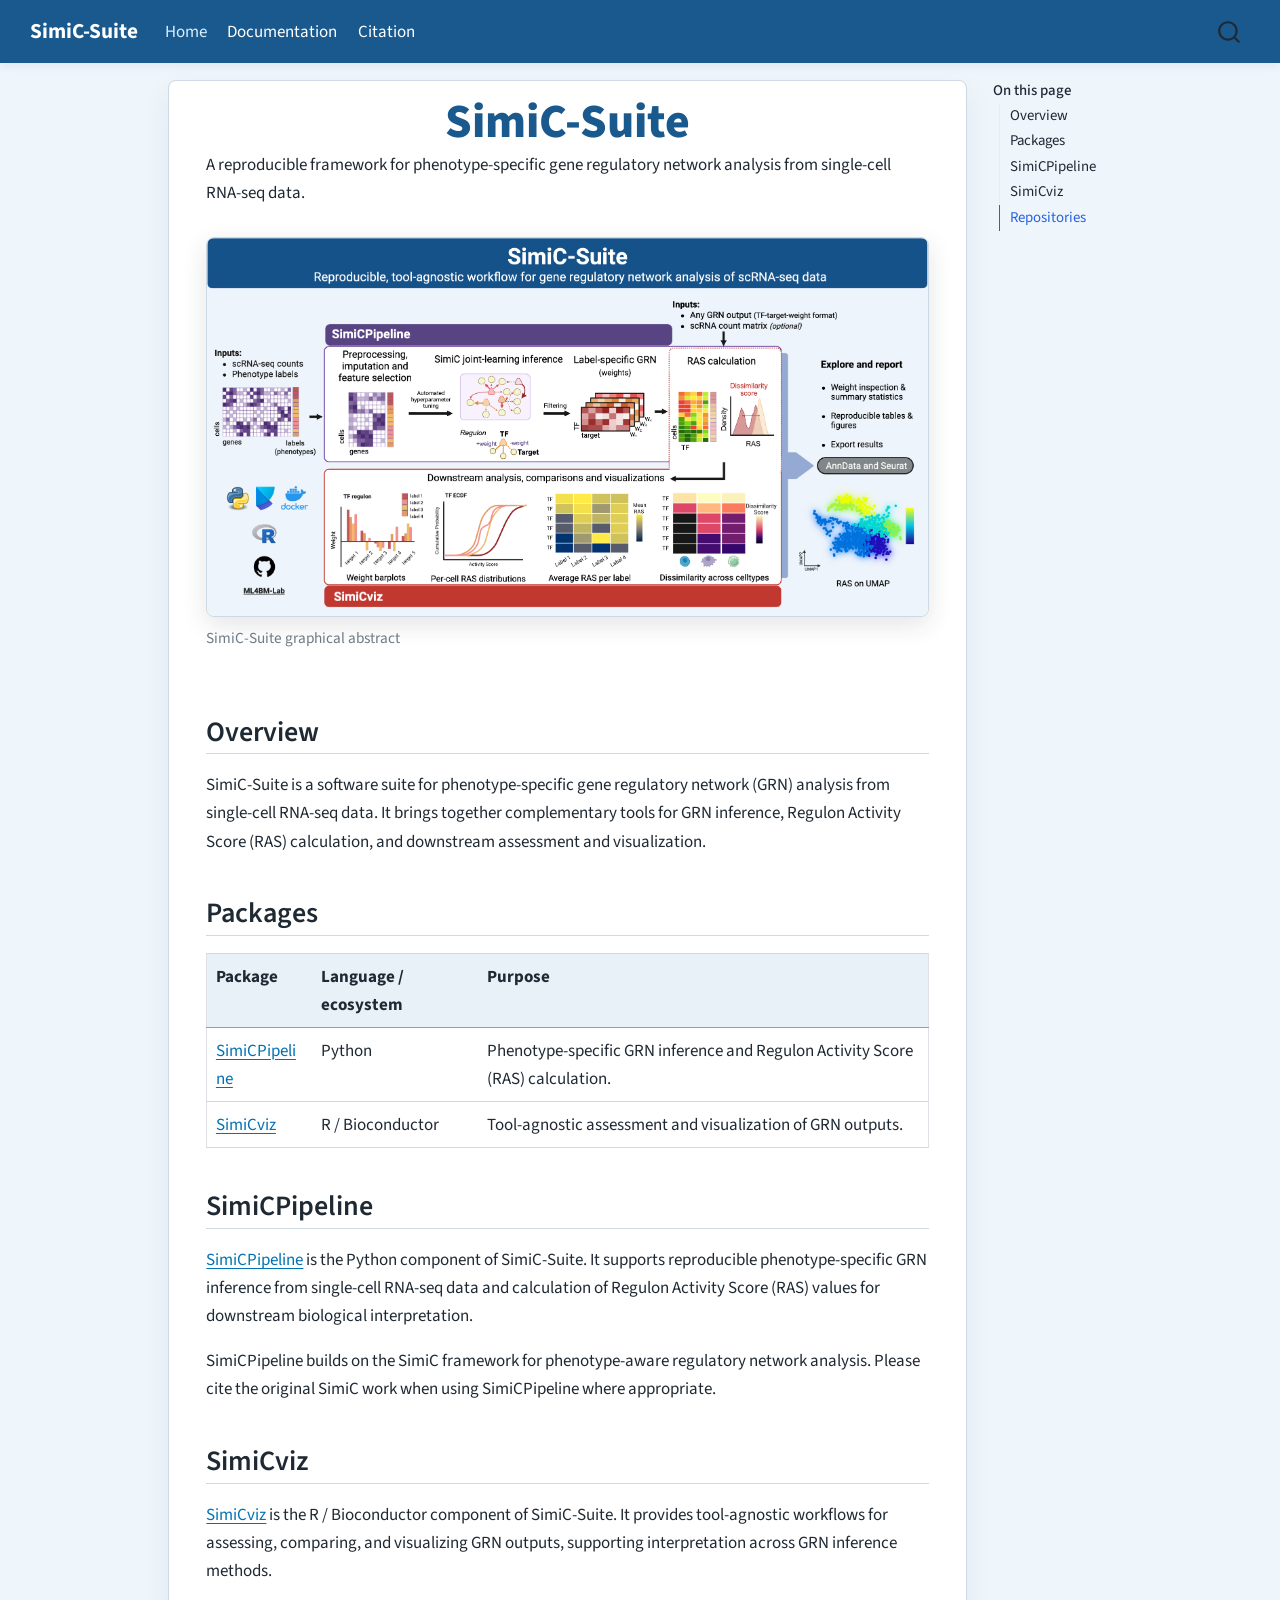
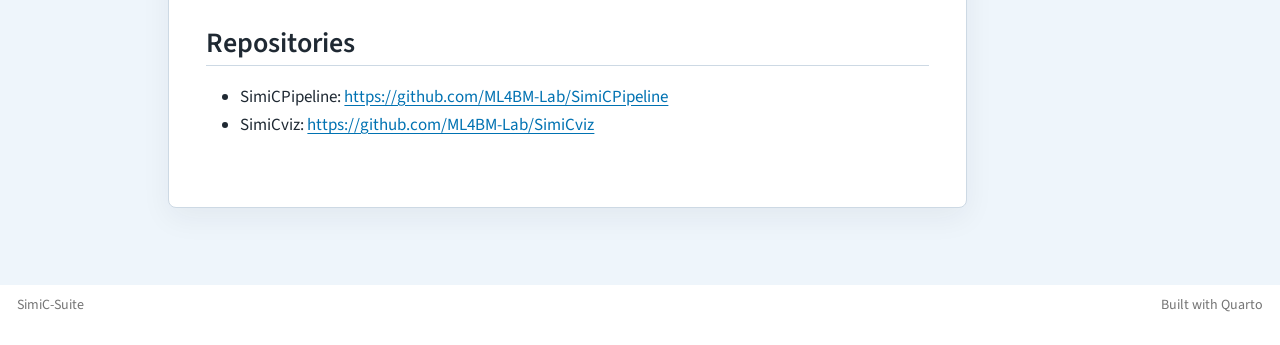
<file: index.html>
<!DOCTYPE html>
<html xmlns="http://www.w3.org/1999/xhtml" lang="en" xml:lang="en"><head>

<meta charset="utf-8">
<meta name="generator" content="quarto-1.9.38">

<meta name="viewport" content="width=device-width, initial-scale=1.0, user-scalable=yes">

<meta name="description" content="A reproducible framework for phenotype-specific gene regulatory network analysis from single-cell RNA-seq data.">

<title>SimiC-Suite</title>
<style>
/* Default styles provided by pandoc.
** See https://pandoc.org/MANUAL.html#variables-for-html for config info.
*/
code{white-space: pre-wrap;}
span.smallcaps{font-variant: small-caps;}
div.columns{display: flex; gap: min(4vw, 1.5em);}
div.column{flex: auto; overflow-x: auto;}
div.hanging-indent{margin-left: 1.5em; text-indent: -1.5em;}
ul.task-list{list-style: none;}
ul.task-list li input[type="checkbox"] {
  width: 0.8em;
  margin: 0 0.8em 0.2em -1em; /* quarto-specific, see https://github.com/quarto-dev/quarto-cli/issues/4556 */ 
  vertical-align: middle;
}
</style>


<script src="site_libs/quarto-nav/quarto-nav.js"></script>
<script src="site_libs/quarto-nav/headroom.min.js"></script>
<script src="site_libs/clipboard/clipboard.min.js"></script>
<script src="site_libs/quarto-search/autocomplete.umd.js"></script>
<script src="site_libs/quarto-search/fuse.min.js"></script>
<script src="site_libs/quarto-search/quarto-search.js"></script>
<meta name="quarto:offset" content="./">
<script src="site_libs/quarto-html/quarto.js" type="module"></script>
<script src="site_libs/quarto-html/tabsets/tabsets.js" type="module"></script>
<script src="site_libs/quarto-html/popper.min.js"></script>
<script src="site_libs/quarto-html/tippy.umd.min.js"></script>
<script src="site_libs/quarto-html/anchor.min.js"></script>
<link href="site_libs/quarto-html/tippy.css" rel="stylesheet">
<link href="site_libs/quarto-html/quarto-syntax-highlighting-15634bcf2e68342d4ad2dfa704d543f6.css" rel="stylesheet" id="quarto-text-highlighting-styles">
<script src="site_libs/bootstrap/bootstrap.min.js"></script>
<link href="site_libs/bootstrap/bootstrap-icons.css" rel="stylesheet">
<link href="site_libs/bootstrap/bootstrap-bf074885320dc02ab5e0a922dbc00614.min.css" rel="stylesheet" append-hash="true" id="quarto-bootstrap" data-mode="light">
<script id="quarto-search-options" type="application/json">{
  "location": "navbar",
  "copy-button": false,
  "collapse-after": 3,
  "panel-placement": "end",
  "type": "overlay",
  "limit": 50,
  "keyboard-shortcut": [
    "f",
    "/",
    "s"
  ],
  "show-item-context": false,
  "language": {
    "search-no-results-text": "No results",
    "search-matching-documents-text": "matching documents",
    "search-copy-link-title": "Copy link to search",
    "search-hide-matches-text": "Hide additional matches",
    "search-more-match-text": "more match in this document",
    "search-more-matches-text": "more matches in this document",
    "search-clear-button-title": "Clear",
    "search-text-placeholder": "",
    "search-detached-cancel-button-title": "Cancel",
    "search-submit-button-title": "Submit",
    "search-label": "Search"
  }
}</script>


<link rel="stylesheet" href="styles.css">
</head>

<body class="nav-fixed quarto-light">

<div id="quarto-search-results"></div>
  <header id="quarto-header" class="headroom fixed-top">
    <nav class="navbar navbar-expand-lg " data-bs-theme="dark">
      <div class="navbar-container container-fluid">
      <div class="navbar-brand-container mx-auto">
    <a class="navbar-brand" href="./index.html">
    <span class="navbar-title">SimiC-Suite</span>
    </a>
  </div>
            <div id="quarto-search" class="" title="Search"></div>
          <button class="navbar-toggler" type="button" data-bs-toggle="collapse" data-bs-target="#navbarCollapse" aria-controls="navbarCollapse" role="menu" aria-expanded="false" aria-label="Toggle navigation" onclick="if (window.quartoToggleHeadroom) { window.quartoToggleHeadroom(); }">
  <span class="navbar-toggler-icon"></span>
</button>
          <div class="collapse navbar-collapse" id="navbarCollapse">
            <ul class="navbar-nav navbar-nav-scroll me-auto">
  <li class="nav-item">
    <a class="nav-link active" href="./index.html" aria-current="page"> 
<span class="menu-text">Home</span></a>
  </li>  
  <li class="nav-item">
    <a class="nav-link" href="./documentation.html"> 
<span class="menu-text">Documentation</span></a>
  </li>  
  <li class="nav-item">
    <a class="nav-link" href="./citation.html"> 
<span class="menu-text">Citation</span></a>
  </li>  
</ul>
          </div> <!-- /navcollapse -->
            <div class="quarto-navbar-tools">
</div>
      </div> <!-- /container-fluid -->
    </nav>
</header>
<!-- content -->
<div id="quarto-content" class="quarto-container page-columns page-rows-contents page-layout-article page-navbar">
<!-- sidebar -->
<!-- margin-sidebar -->
    <div id="quarto-margin-sidebar" class="sidebar margin-sidebar">
        <nav id="TOC" role="doc-toc" class="toc-active">
    <h2 id="toc-title">On this page</h2>
   
  <ul>
  <li><a href="#overview" id="toc-overview" class="nav-link active" data-scroll-target="#overview">Overview</a></li>
  <li><a href="#packages" id="toc-packages" class="nav-link" data-scroll-target="#packages">Packages</a></li>
  <li><a href="#simicpipeline" id="toc-simicpipeline" class="nav-link" data-scroll-target="#simicpipeline">SimiCPipeline</a></li>
  <li><a href="#simicviz" id="toc-simicviz" class="nav-link" data-scroll-target="#simicviz">SimiCviz</a></li>
  <li><a href="#repositories" id="toc-repositories" class="nav-link" data-scroll-target="#repositories">Repositories</a></li>
  </ul>
</nav>
    </div>
<!-- main -->
<main class="content" id="quarto-document-content">

<header id="title-block-header" class="quarto-title-block default">
<div class="quarto-title">
<h1 class="title">SimiC-Suite</h1>
</div>

<div>
  <div class="description">
    A reproducible framework for phenotype-specific gene regulatory network analysis from single-cell RNA-seq data.
  </div>
</div>


<div class="quarto-title-meta">

    
  
    
  </div>
  


</header>


<div class="graphical-abstract">
<div class="quarto-figure quarto-figure-center">
<figure class="figure">
<p><img src="figures/simic_suite_graphical_abstract.png" class="img-fluid figure-img" alt="Graphical abstract summarizing the SimiC-Suite workflow from single-cell RNA-seq inputs through SimiCPipeline, SimiCviz, and downstream reporting."></p>
<figcaption>SimiC-Suite graphical abstract</figcaption>
</figure>
</div>
</div>
<section id="overview" class="level2">
<h2 class="anchored" data-anchor-id="overview">Overview</h2>
<p>SimiC-Suite is a software suite for phenotype-specific gene regulatory network (GRN) analysis from single-cell RNA-seq data. It brings together complementary tools for GRN inference, Regulon Activity Score (RAS) calculation, and downstream assessment and visualization.</p>
</section>
<section id="packages" class="level2">
<h2 class="anchored" data-anchor-id="packages">Packages</h2>
<table class="caption-top table">
<thead>
<tr class="header">
<th>Package</th>
<th>Language / ecosystem</th>
<th>Purpose</th>
</tr>
</thead>
<tbody>
<tr class="odd">
<td><a href="https://github.com/ML4BM-Lab/SimiCPipeline">SimiCPipeline</a></td>
<td>Python</td>
<td>Phenotype-specific GRN inference and Regulon Activity Score (RAS) calculation.</td>
</tr>
<tr class="even">
<td><a href="https://github.com/ML4BM-Lab/SimiCviz">SimiCviz</a></td>
<td>R / Bioconductor</td>
<td>Tool-agnostic assessment and visualization of GRN outputs.</td>
</tr>
</tbody>
</table>
</section>
<section id="simicpipeline" class="level2 package-band pipeline-band">
<h2 class="anchored" data-anchor-id="simicpipeline">SimiCPipeline</h2>
<p><a href="https://github.com/ML4BM-Lab/SimiCPipeline">SimiCPipeline</a> is the Python component of SimiC-Suite. It supports reproducible phenotype-specific GRN inference from single-cell RNA-seq data and calculation of Regulon Activity Score (RAS) values for downstream biological interpretation.</p>
<p>SimiCPipeline builds on the SimiC framework for phenotype-aware regulatory network analysis. Please cite the original SimiC work when using SimiCPipeline where appropriate.</p>
</section>
<section id="simicviz" class="level2 package-band viz-band">
<h2 class="anchored" data-anchor-id="simicviz">SimiCviz</h2>
<p><a href="https://github.com/ML4BM-Lab/SimiCviz">SimiCviz</a> is the R / Bioconductor component of SimiC-Suite. It provides tool-agnostic workflows for assessing, comparing, and visualizing GRN outputs, supporting interpretation across GRN inference methods.</p>
</section>
<section id="repositories" class="level2">
<h2 class="anchored" data-anchor-id="repositories">Repositories</h2>
<ul>
<li>SimiCPipeline: <a href="https://github.com/ML4BM-Lab/SimiCPipeline" class="uri">https://github.com/ML4BM-Lab/SimiCPipeline</a></li>
<li>SimiCviz: <a href="https://github.com/ML4BM-Lab/SimiCviz" class="uri">https://github.com/ML4BM-Lab/SimiCviz</a></li>
</ul>


</section>

</main> <!-- /main -->
<script id="quarto-html-after-body" type="application/javascript">
  window.document.addEventListener("DOMContentLoaded", function (event) {
    const icon = "";
    const anchorJS = new window.AnchorJS();
    anchorJS.options = {
      placement: 'right',
      icon: icon
    };
    anchorJS.add('.anchored');
    const isCodeAnnotation = (el) => {
      for (const clz of el.classList) {
        if (clz.startsWith('code-annotation-')) {                     
          return true;
        }
      }
      return false;
    }
    const onCopySuccess = function(e) {
      // button target
      const button = e.trigger;
      // don't keep focus
      button.blur();
      // flash "checked"
      button.classList.add('code-copy-button-checked');
      var currentTitle = button.getAttribute("title");
      button.setAttribute("title", "Copied!");
      let tooltip;
      if (window.bootstrap) {
        button.setAttribute("data-bs-toggle", "tooltip");
        button.setAttribute("data-bs-placement", "left");
        button.setAttribute("data-bs-title", "Copied!");
        tooltip = new bootstrap.Tooltip(button, 
          { trigger: "manual", 
            customClass: "code-copy-button-tooltip",
            offset: [0, -8]});
        tooltip.show();    
      }
      setTimeout(function() {
        if (tooltip) {
          tooltip.hide();
          button.removeAttribute("data-bs-title");
          button.removeAttribute("data-bs-toggle");
          button.removeAttribute("data-bs-placement");
        }
        button.setAttribute("title", currentTitle);
        button.classList.remove('code-copy-button-checked');
      }, 1000);
      // clear code selection
      e.clearSelection();
    }
    const getTextToCopy = function(trigger) {
      const outerScaffold = trigger.parentElement.cloneNode(true);
      const codeEl = outerScaffold.querySelector('code');
      for (const childEl of codeEl.children) {
        if (isCodeAnnotation(childEl)) {
          childEl.remove();
        }
      }
      return codeEl.innerText;
    }
    const clipboard = new window.ClipboardJS('.code-copy-button:not([data-in-quarto-modal])', {
      text: getTextToCopy
    });
    clipboard.on('success', onCopySuccess);
    if (window.document.getElementById('quarto-embedded-source-code-modal')) {
      const clipboardModal = new window.ClipboardJS('.code-copy-button[data-in-quarto-modal]', {
        text: getTextToCopy,
        container: window.document.getElementById('quarto-embedded-source-code-modal')
      });
      clipboardModal.on('success', onCopySuccess);
    }
      var localhostRegex = new RegExp(/^(?:http|https):\/\/localhost\:?[0-9]*\//);
      var mailtoRegex = new RegExp(/^mailto:/);
        var filterRegex = new RegExp('/' + window.location.host + '/');
      var isInternal = (href) => {
          return filterRegex.test(href) || localhostRegex.test(href) || mailtoRegex.test(href);
      }
      // Inspect non-navigation links and adorn them if external
     var links = window.document.querySelectorAll('a[href]:not(.nav-link):not(.navbar-brand):not(.toc-action):not(.sidebar-link):not(.sidebar-item-toggle):not(.pagination-link):not(.no-external):not([aria-hidden]):not(.dropdown-item):not(.quarto-navigation-tool):not(.about-link)');
      for (var i=0; i<links.length; i++) {
        const link = links[i];
        if (!isInternal(link.href)) {
          // undo the damage that might have been done by quarto-nav.js in the case of
          // links that we want to consider external
          if (link.dataset.originalHref !== undefined) {
            link.href = link.dataset.originalHref;
          }
            // target, if specified
            link.setAttribute("target", "_blank");
            if (link.getAttribute("rel") === null) {
              link.setAttribute("rel", "noopener");
            }
        }
      }
    function tippyHover(el, contentFn, onTriggerFn, onUntriggerFn) {
      const config = {
        allowHTML: true,
        maxWidth: 500,
        delay: 100,
        arrow: false,
        appendTo: function(el) {
            return el.parentElement;
        },
        interactive: true,
        interactiveBorder: 10,
        theme: 'quarto',
        placement: 'bottom-start',
      };
      if (contentFn) {
        config.content = contentFn;
      }
      if (onTriggerFn) {
        config.onTrigger = onTriggerFn;
      }
      if (onUntriggerFn) {
        config.onUntrigger = onUntriggerFn;
      }
      window.tippy(el, config); 
    }
    const noterefs = window.document.querySelectorAll('a[role="doc-noteref"]');
    for (var i=0; i<noterefs.length; i++) {
      const ref = noterefs[i];
      tippyHover(ref, function() {
        // use id or data attribute instead here
        let href = ref.getAttribute('data-footnote-href') || ref.getAttribute('href');
        try { href = new URL(href).hash; } catch {}
        const id = href.replace(/^#\/?/, "");
        const note = window.document.getElementById(id);
        if (note) {
          return note.innerHTML;
        } else {
          return "";
        }
      });
    }
    const xrefs = window.document.querySelectorAll('a.quarto-xref');
    const processXRef = (id, note) => {
      // Strip column container classes
      const stripColumnClz = (el) => {
        el.classList.remove("page-full", "page-columns");
        if (el.children) {
          for (const child of el.children) {
            stripColumnClz(child);
          }
        }
      }
      stripColumnClz(note)
      if (id === null || id.startsWith('sec-')) {
        // Special case sections, only their first couple elements
        const container = document.createElement("div");
        if (note.children && note.children.length > 2) {
          container.appendChild(note.children[0].cloneNode(true));
          for (let i = 1; i < note.children.length; i++) {
            const child = note.children[i];
            if (child.tagName === "P" && child.innerText === "") {
              continue;
            } else {
              container.appendChild(child.cloneNode(true));
              break;
            }
          }
          if (window.Quarto?.typesetMath) {
            window.Quarto.typesetMath(container);
          }
          return container.innerHTML
        } else {
          if (window.Quarto?.typesetMath) {
            window.Quarto.typesetMath(note);
          }
          return note.innerHTML;
        }
      } else {
        // Remove any anchor links if they are present
        const anchorLink = note.querySelector('a.anchorjs-link');
        if (anchorLink) {
          anchorLink.remove();
        }
        if (window.Quarto?.typesetMath) {
          window.Quarto.typesetMath(note);
        }
        if (note.classList.contains("callout")) {
          return note.outerHTML;
        } else {
          return note.innerHTML;
        }
      }
    }
    for (var i=0; i<xrefs.length; i++) {
      const xref = xrefs[i];
      tippyHover(xref, undefined, function(instance) {
        instance.disable();
        let url = xref.getAttribute('href');
        let hash = undefined; 
        if (url.startsWith('#')) {
          hash = url;
        } else {
          try { hash = new URL(url).hash; } catch {}
        }
        if (hash) {
          const id = hash.replace(/^#\/?/, "");
          const note = window.document.getElementById(id);
          if (note !== null) {
            try {
              const html = processXRef(id, note.cloneNode(true));
              instance.setContent(html);
            } finally {
              instance.enable();
              instance.show();
            }
          } else {
            // See if we can fetch this
            fetch(url.split('#')[0])
            .then(res => res.text())
            .then(html => {
              const parser = new DOMParser();
              const htmlDoc = parser.parseFromString(html, "text/html");
              const note = htmlDoc.getElementById(id);
              if (note !== null) {
                const html = processXRef(id, note);
                instance.setContent(html);
              } 
            }).finally(() => {
              instance.enable();
              instance.show();
            });
          }
        } else {
          // See if we can fetch a full url (with no hash to target)
          // This is a special case and we should probably do some content thinning / targeting
          fetch(url)
          .then(res => res.text())
          .then(html => {
            const parser = new DOMParser();
            const htmlDoc = parser.parseFromString(html, "text/html");
            const note = htmlDoc.querySelector('main.content');
            if (note !== null) {
              // This should only happen for chapter cross references
              // (since there is no id in the URL)
              // remove the first header
              if (note.children.length > 0 && note.children[0].tagName === "HEADER") {
                note.children[0].remove();
              }
              const html = processXRef(null, note);
              instance.setContent(html);
            } 
          }).finally(() => {
            instance.enable();
            instance.show();
          });
        }
      }, function(instance) {
      });
    }
        let selectedAnnoteEl;
        const selectorForAnnotation = ( cell, annotation) => {
          let cellAttr = 'data-code-cell="' + cell + '"';
          let lineAttr = 'data-code-annotation="' +  annotation + '"';
          const selector = 'span[' + cellAttr + '][' + lineAttr + ']';
          return selector;
        }
        const selectCodeLines = (annoteEl) => {
          const doc = window.document;
          const targetCell = annoteEl.getAttribute("data-target-cell");
          const targetAnnotation = annoteEl.getAttribute("data-target-annotation");
          const annoteSpan = window.document.querySelector(selectorForAnnotation(targetCell, targetAnnotation));
          const lines = annoteSpan.getAttribute("data-code-lines").split(",");
          const lineIds = lines.map((line) => {
            return targetCell + "-" + line;
          })
          let top = null;
          let height = null;
          let parent = null;
          if (lineIds.length > 0) {
              //compute the position of the single el (top and bottom and make a div)
              const el = window.document.getElementById(lineIds[0]);
              top = el.offsetTop;
              height = el.offsetHeight;
              parent = el.parentElement.parentElement;
            if (lineIds.length > 1) {
              const lastEl = window.document.getElementById(lineIds[lineIds.length - 1]);
              const bottom = lastEl.offsetTop + lastEl.offsetHeight;
              height = bottom - top;
            }
            if (top !== null && height !== null && parent !== null) {
              // cook up a div (if necessary) and position it 
              let div = window.document.getElementById("code-annotation-line-highlight");
              if (div === null) {
                div = window.document.createElement("div");
                div.setAttribute("id", "code-annotation-line-highlight");
                div.style.position = 'absolute';
                parent.appendChild(div);
              }
              div.style.top = top - 2 + "px";
              div.style.height = height + 4 + "px";
              div.style.left = 0;
              let gutterDiv = window.document.getElementById("code-annotation-line-highlight-gutter");
              if (gutterDiv === null) {
                gutterDiv = window.document.createElement("div");
                gutterDiv.setAttribute("id", "code-annotation-line-highlight-gutter");
                gutterDiv.style.position = 'absolute';
                const codeCell = window.document.getElementById(targetCell);
                const gutter = codeCell.querySelector('.code-annotation-gutter');
                gutter.appendChild(gutterDiv);
              }
              gutterDiv.style.top = top - 2 + "px";
              gutterDiv.style.height = height + 4 + "px";
            }
            selectedAnnoteEl = annoteEl;
          }
        };
        const unselectCodeLines = () => {
          const elementsIds = ["code-annotation-line-highlight", "code-annotation-line-highlight-gutter"];
          elementsIds.forEach((elId) => {
            const div = window.document.getElementById(elId);
            if (div) {
              div.remove();
            }
          });
          selectedAnnoteEl = undefined;
        };
          // Handle positioning of the toggle
      window.addEventListener(
        "resize",
        throttle(() => {
          elRect = undefined;
          if (selectedAnnoteEl) {
            selectCodeLines(selectedAnnoteEl);
          }
        }, 10)
      );
      function throttle(fn, ms) {
      let throttle = false;
      let timer;
        return (...args) => {
          if(!throttle) { // first call gets through
              fn.apply(this, args);
              throttle = true;
          } else { // all the others get throttled
              if(timer) clearTimeout(timer); // cancel #2
              timer = setTimeout(() => {
                fn.apply(this, args);
                timer = throttle = false;
              }, ms);
          }
        };
      }
        // Attach click handler to the DT
        const annoteDls = window.document.querySelectorAll('dt[data-target-cell]');
        for (const annoteDlNode of annoteDls) {
          annoteDlNode.addEventListener('click', (event) => {
            const clickedEl = event.target;
            if (clickedEl !== selectedAnnoteEl) {
              unselectCodeLines();
              const activeEl = window.document.querySelector('dt[data-target-cell].code-annotation-active');
              if (activeEl) {
                activeEl.classList.remove('code-annotation-active');
              }
              selectCodeLines(clickedEl);
              clickedEl.classList.add('code-annotation-active');
            } else {
              // Unselect the line
              unselectCodeLines();
              clickedEl.classList.remove('code-annotation-active');
            }
          });
        }
    const findCites = (el) => {
      const parentEl = el.parentElement;
      if (parentEl) {
        const cites = parentEl.dataset.cites;
        if (cites) {
          return {
            el,
            cites: cites.split(' ')
          };
        } else {
          return findCites(el.parentElement)
        }
      } else {
        return undefined;
      }
    };
    var bibliorefs = window.document.querySelectorAll('a[role="doc-biblioref"]');
    for (var i=0; i<bibliorefs.length; i++) {
      const ref = bibliorefs[i];
      const citeInfo = findCites(ref);
      if (citeInfo) {
        tippyHover(citeInfo.el, function() {
          var popup = window.document.createElement('div');
          citeInfo.cites.forEach(function(cite) {
            var citeDiv = window.document.createElement('div');
            citeDiv.classList.add('hanging-indent');
            citeDiv.classList.add('csl-entry');
            var biblioDiv = window.document.getElementById('ref-' + cite);
            if (biblioDiv) {
              citeDiv.innerHTML = biblioDiv.innerHTML;
            }
            popup.appendChild(citeDiv);
          });
          return popup.innerHTML;
        });
      }
    }
  });
  </script>
</div> <!-- /content -->
<footer class="footer">
  <div class="nav-footer">
    <div class="nav-footer-left">
<p>SimiC-Suite</p>
</div>   
    <div class="nav-footer-center">
      &nbsp;
    </div>
    <div class="nav-footer-right">
<p>Built with Quarto</p>
</div>
  </div>
</footer>




</body></html>
</file>
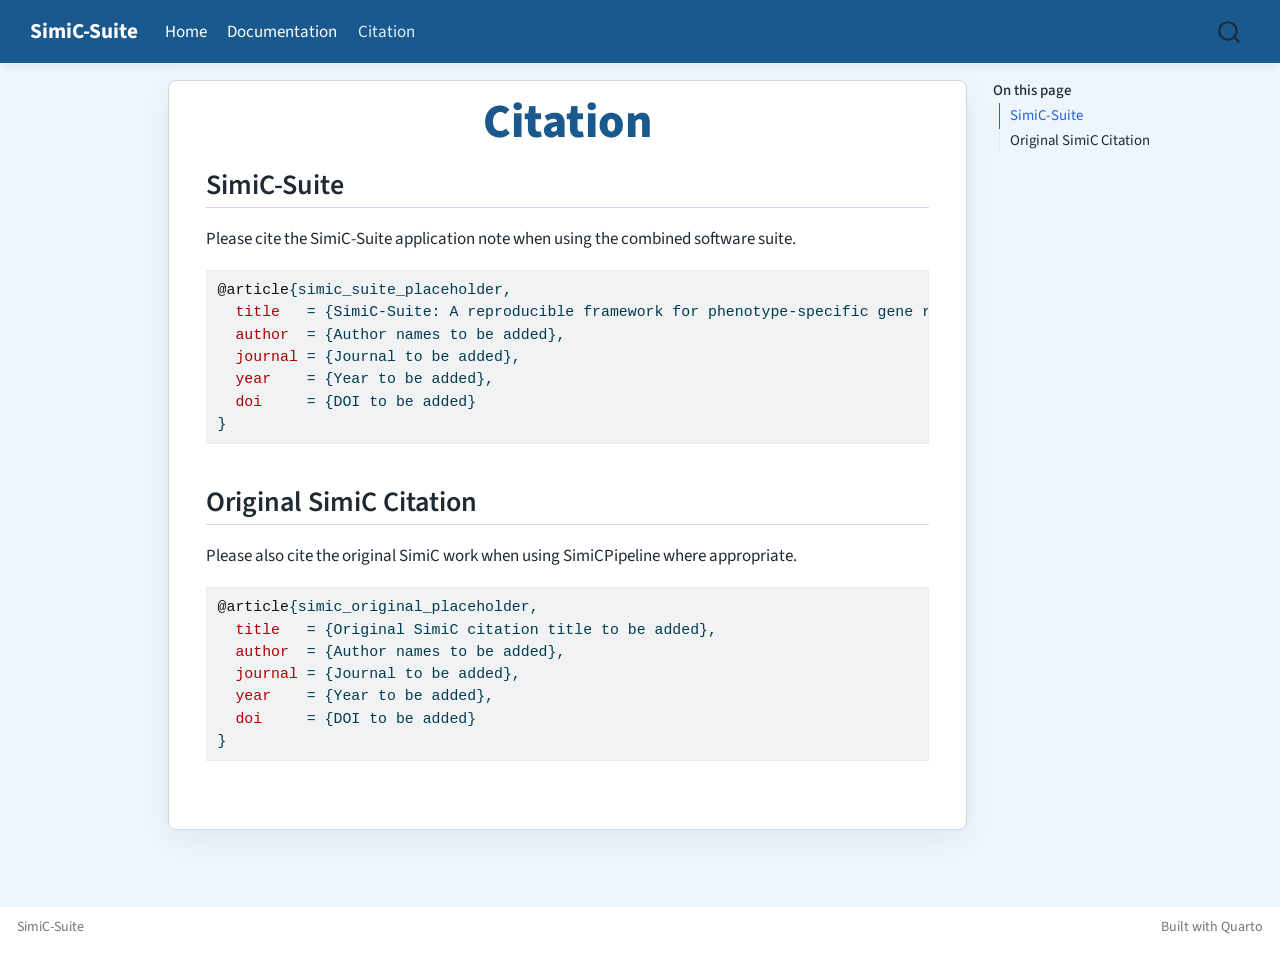
<file: citation.html>
<!DOCTYPE html>
<html xmlns="http://www.w3.org/1999/xhtml" lang="en" xml:lang="en"><head>

<meta charset="utf-8">
<meta name="generator" content="quarto-1.9.38">

<meta name="viewport" content="width=device-width, initial-scale=1.0, user-scalable=yes">


<title>Citation – SimiC-Suite</title>
<style>
/* Default styles provided by pandoc.
** See https://pandoc.org/MANUAL.html#variables-for-html for config info.
*/
code{white-space: pre-wrap;}
span.smallcaps{font-variant: small-caps;}
div.columns{display: flex; gap: min(4vw, 1.5em);}
div.column{flex: auto; overflow-x: auto;}
div.hanging-indent{margin-left: 1.5em; text-indent: -1.5em;}
ul.task-list{list-style: none;}
ul.task-list li input[type="checkbox"] {
  width: 0.8em;
  margin: 0 0.8em 0.2em -1em; /* quarto-specific, see https://github.com/quarto-dev/quarto-cli/issues/4556 */ 
  vertical-align: middle;
}
/* CSS for syntax highlighting */
html { -webkit-text-size-adjust: 100%; }
pre > code.sourceCode { white-space: pre; position: relative; }
pre > code.sourceCode > span { display: inline-block; line-height: 1.25; }
pre > code.sourceCode > span:empty { height: 1.2em; }
.sourceCode { overflow: visible; }
code.sourceCode > span { color: inherit; text-decoration: inherit; }
div.sourceCode { margin: 1em 0; }
pre.sourceCode { margin: 0; }
@media screen {
div.sourceCode { overflow: auto; }
}
@media print {
pre > code.sourceCode { white-space: pre-wrap; }
pre > code.sourceCode > span { text-indent: -5em; padding-left: 5em; }
}
pre.numberSource code
  { counter-reset: source-line 0; }
pre.numberSource code > span
  { position: relative; left: -4em; counter-increment: source-line; }
pre.numberSource code > span > a:first-child::before
  { content: counter(source-line);
    position: relative; left: -1em; text-align: right; vertical-align: baseline;
    border: none; display: inline-block;
    -webkit-touch-callout: none; -webkit-user-select: none;
    -khtml-user-select: none; -moz-user-select: none;
    -ms-user-select: none; user-select: none;
    padding: 0 4px; width: 4em;
  }
pre.numberSource { margin-left: 3em;  padding-left: 4px; }
div.sourceCode
  {   }
@media screen {
pre > code.sourceCode > span > a:first-child::before { text-decoration: underline; }
}
</style>


<script src="site_libs/quarto-nav/quarto-nav.js"></script>
<script src="site_libs/quarto-nav/headroom.min.js"></script>
<script src="site_libs/clipboard/clipboard.min.js"></script>
<script src="site_libs/quarto-search/autocomplete.umd.js"></script>
<script src="site_libs/quarto-search/fuse.min.js"></script>
<script src="site_libs/quarto-search/quarto-search.js"></script>
<meta name="quarto:offset" content="./">
<script src="site_libs/quarto-html/quarto.js" type="module"></script>
<script src="site_libs/quarto-html/tabsets/tabsets.js" type="module"></script>
<script src="site_libs/quarto-html/popper.min.js"></script>
<script src="site_libs/quarto-html/tippy.umd.min.js"></script>
<script src="site_libs/quarto-html/anchor.min.js"></script>
<link href="site_libs/quarto-html/tippy.css" rel="stylesheet">
<link href="site_libs/quarto-html/quarto-syntax-highlighting-15634bcf2e68342d4ad2dfa704d543f6.css" rel="stylesheet" id="quarto-text-highlighting-styles">
<script src="site_libs/bootstrap/bootstrap.min.js"></script>
<link href="site_libs/bootstrap/bootstrap-icons.css" rel="stylesheet">
<link href="site_libs/bootstrap/bootstrap-bf074885320dc02ab5e0a922dbc00614.min.css" rel="stylesheet" append-hash="true" id="quarto-bootstrap" data-mode="light">
<script id="quarto-search-options" type="application/json">{
  "location": "navbar",
  "copy-button": false,
  "collapse-after": 3,
  "panel-placement": "end",
  "type": "overlay",
  "limit": 50,
  "keyboard-shortcut": [
    "f",
    "/",
    "s"
  ],
  "show-item-context": false,
  "language": {
    "search-no-results-text": "No results",
    "search-matching-documents-text": "matching documents",
    "search-copy-link-title": "Copy link to search",
    "search-hide-matches-text": "Hide additional matches",
    "search-more-match-text": "more match in this document",
    "search-more-matches-text": "more matches in this document",
    "search-clear-button-title": "Clear",
    "search-text-placeholder": "",
    "search-detached-cancel-button-title": "Cancel",
    "search-submit-button-title": "Submit",
    "search-label": "Search"
  }
}</script>


<link rel="stylesheet" href="styles.css">
</head>

<body class="nav-fixed quarto-light">

<div id="quarto-search-results"></div>
  <header id="quarto-header" class="headroom fixed-top">
    <nav class="navbar navbar-expand-lg " data-bs-theme="dark">
      <div class="navbar-container container-fluid">
      <div class="navbar-brand-container mx-auto">
    <a class="navbar-brand" href="./index.html">
    <span class="navbar-title">SimiC-Suite</span>
    </a>
  </div>
            <div id="quarto-search" class="" title="Search"></div>
          <button class="navbar-toggler" type="button" data-bs-toggle="collapse" data-bs-target="#navbarCollapse" aria-controls="navbarCollapse" role="menu" aria-expanded="false" aria-label="Toggle navigation" onclick="if (window.quartoToggleHeadroom) { window.quartoToggleHeadroom(); }">
  <span class="navbar-toggler-icon"></span>
</button>
          <div class="collapse navbar-collapse" id="navbarCollapse">
            <ul class="navbar-nav navbar-nav-scroll me-auto">
  <li class="nav-item">
    <a class="nav-link" href="./index.html"> 
<span class="menu-text">Home</span></a>
  </li>  
  <li class="nav-item">
    <a class="nav-link" href="./documentation.html"> 
<span class="menu-text">Documentation</span></a>
  </li>  
  <li class="nav-item">
    <a class="nav-link active" href="./citation.html" aria-current="page"> 
<span class="menu-text">Citation</span></a>
  </li>  
</ul>
          </div> <!-- /navcollapse -->
            <div class="quarto-navbar-tools">
</div>
      </div> <!-- /container-fluid -->
    </nav>
</header>
<!-- content -->
<div id="quarto-content" class="quarto-container page-columns page-rows-contents page-layout-article page-navbar">
<!-- sidebar -->
<!-- margin-sidebar -->
    <div id="quarto-margin-sidebar" class="sidebar margin-sidebar">
        <nav id="TOC" role="doc-toc" class="toc-active">
    <h2 id="toc-title">On this page</h2>
   
  <ul>
  <li><a href="#simic-suite" id="toc-simic-suite" class="nav-link active" data-scroll-target="#simic-suite">SimiC-Suite</a></li>
  <li><a href="#original-simic-citation" id="toc-original-simic-citation" class="nav-link" data-scroll-target="#original-simic-citation">Original SimiC Citation</a></li>
  </ul>
</nav>
    </div>
<!-- main -->
<main class="content" id="quarto-document-content">

<header id="title-block-header" class="quarto-title-block default">
<div class="quarto-title">
<h1 class="title">Citation</h1>
</div>



<div class="quarto-title-meta">

    
  
    
  </div>
  


</header>


<section id="simic-suite" class="level2">
<h2 class="anchored" data-anchor-id="simic-suite">SimiC-Suite</h2>
<p>Please cite the SimiC-Suite application note when using the combined software suite.</p>
<div class="code-copy-outer-scaffold"><div class="sourceCode" id="cb1"><pre class="sourceCode bibtex code-with-copy"><code class="sourceCode bibtex"><span id="cb1-1"><a href="#cb1-1" aria-hidden="true" tabindex="-1"></a><span class="va">@article</span>{<span class="ot">simic_suite_placeholder</span>,</span>
<span id="cb1-2"><a href="#cb1-2" aria-hidden="true" tabindex="-1"></a>  <span class="dt">title</span>   = {SimiC-Suite: A reproducible framework for phenotype-specific gene regulatory network analysis from single-cell RNA-seq data},</span>
<span id="cb1-3"><a href="#cb1-3" aria-hidden="true" tabindex="-1"></a>  <span class="dt">author</span>  = {Author names to be added},</span>
<span id="cb1-4"><a href="#cb1-4" aria-hidden="true" tabindex="-1"></a>  <span class="dt">journal</span> = {Journal to be added},</span>
<span id="cb1-5"><a href="#cb1-5" aria-hidden="true" tabindex="-1"></a>  <span class="dt">year</span>    = {Year to be added},</span>
<span id="cb1-6"><a href="#cb1-6" aria-hidden="true" tabindex="-1"></a>  <span class="dt">doi</span>     = {DOI to be added}</span>
<span id="cb1-7"><a href="#cb1-7" aria-hidden="true" tabindex="-1"></a>}</span></code></pre></div><button title="Copy to Clipboard" class="code-copy-button"><i class="bi"></i></button></div>
</section>
<section id="original-simic-citation" class="level2">
<h2 class="anchored" data-anchor-id="original-simic-citation">Original SimiC Citation</h2>
<p>Please also cite the original SimiC work when using SimiCPipeline where appropriate.</p>
<div class="code-copy-outer-scaffold"><div class="sourceCode" id="cb2"><pre class="sourceCode bibtex code-with-copy"><code class="sourceCode bibtex"><span id="cb2-1"><a href="#cb2-1" aria-hidden="true" tabindex="-1"></a><span class="va">@article</span>{<span class="ot">simic_original_placeholder</span>,</span>
<span id="cb2-2"><a href="#cb2-2" aria-hidden="true" tabindex="-1"></a>  <span class="dt">title</span>   = {Original SimiC citation title to be added},</span>
<span id="cb2-3"><a href="#cb2-3" aria-hidden="true" tabindex="-1"></a>  <span class="dt">author</span>  = {Author names to be added},</span>
<span id="cb2-4"><a href="#cb2-4" aria-hidden="true" tabindex="-1"></a>  <span class="dt">journal</span> = {Journal to be added},</span>
<span id="cb2-5"><a href="#cb2-5" aria-hidden="true" tabindex="-1"></a>  <span class="dt">year</span>    = {Year to be added},</span>
<span id="cb2-6"><a href="#cb2-6" aria-hidden="true" tabindex="-1"></a>  <span class="dt">doi</span>     = {DOI to be added}</span>
<span id="cb2-7"><a href="#cb2-7" aria-hidden="true" tabindex="-1"></a>}</span></code></pre></div><button title="Copy to Clipboard" class="code-copy-button"><i class="bi"></i></button></div>


</section>

</main> <!-- /main -->
<script id="quarto-html-after-body" type="application/javascript">
  window.document.addEventListener("DOMContentLoaded", function (event) {
    const icon = "";
    const anchorJS = new window.AnchorJS();
    anchorJS.options = {
      placement: 'right',
      icon: icon
    };
    anchorJS.add('.anchored');
    const isCodeAnnotation = (el) => {
      for (const clz of el.classList) {
        if (clz.startsWith('code-annotation-')) {                     
          return true;
        }
      }
      return false;
    }
    const onCopySuccess = function(e) {
      // button target
      const button = e.trigger;
      // don't keep focus
      button.blur();
      // flash "checked"
      button.classList.add('code-copy-button-checked');
      var currentTitle = button.getAttribute("title");
      button.setAttribute("title", "Copied!");
      let tooltip;
      if (window.bootstrap) {
        button.setAttribute("data-bs-toggle", "tooltip");
        button.setAttribute("data-bs-placement", "left");
        button.setAttribute("data-bs-title", "Copied!");
        tooltip = new bootstrap.Tooltip(button, 
          { trigger: "manual", 
            customClass: "code-copy-button-tooltip",
            offset: [0, -8]});
        tooltip.show();    
      }
      setTimeout(function() {
        if (tooltip) {
          tooltip.hide();
          button.removeAttribute("data-bs-title");
          button.removeAttribute("data-bs-toggle");
          button.removeAttribute("data-bs-placement");
        }
        button.setAttribute("title", currentTitle);
        button.classList.remove('code-copy-button-checked');
      }, 1000);
      // clear code selection
      e.clearSelection();
    }
    const getTextToCopy = function(trigger) {
      const outerScaffold = trigger.parentElement.cloneNode(true);
      const codeEl = outerScaffold.querySelector('code');
      for (const childEl of codeEl.children) {
        if (isCodeAnnotation(childEl)) {
          childEl.remove();
        }
      }
      return codeEl.innerText;
    }
    const clipboard = new window.ClipboardJS('.code-copy-button:not([data-in-quarto-modal])', {
      text: getTextToCopy
    });
    clipboard.on('success', onCopySuccess);
    if (window.document.getElementById('quarto-embedded-source-code-modal')) {
      const clipboardModal = new window.ClipboardJS('.code-copy-button[data-in-quarto-modal]', {
        text: getTextToCopy,
        container: window.document.getElementById('quarto-embedded-source-code-modal')
      });
      clipboardModal.on('success', onCopySuccess);
    }
      var localhostRegex = new RegExp(/^(?:http|https):\/\/localhost\:?[0-9]*\//);
      var mailtoRegex = new RegExp(/^mailto:/);
        var filterRegex = new RegExp('/' + window.location.host + '/');
      var isInternal = (href) => {
          return filterRegex.test(href) || localhostRegex.test(href) || mailtoRegex.test(href);
      }
      // Inspect non-navigation links and adorn them if external
     var links = window.document.querySelectorAll('a[href]:not(.nav-link):not(.navbar-brand):not(.toc-action):not(.sidebar-link):not(.sidebar-item-toggle):not(.pagination-link):not(.no-external):not([aria-hidden]):not(.dropdown-item):not(.quarto-navigation-tool):not(.about-link)');
      for (var i=0; i<links.length; i++) {
        const link = links[i];
        if (!isInternal(link.href)) {
          // undo the damage that might have been done by quarto-nav.js in the case of
          // links that we want to consider external
          if (link.dataset.originalHref !== undefined) {
            link.href = link.dataset.originalHref;
          }
            // target, if specified
            link.setAttribute("target", "_blank");
            if (link.getAttribute("rel") === null) {
              link.setAttribute("rel", "noopener");
            }
        }
      }
    function tippyHover(el, contentFn, onTriggerFn, onUntriggerFn) {
      const config = {
        allowHTML: true,
        maxWidth: 500,
        delay: 100,
        arrow: false,
        appendTo: function(el) {
            return el.parentElement;
        },
        interactive: true,
        interactiveBorder: 10,
        theme: 'quarto',
        placement: 'bottom-start',
      };
      if (contentFn) {
        config.content = contentFn;
      }
      if (onTriggerFn) {
        config.onTrigger = onTriggerFn;
      }
      if (onUntriggerFn) {
        config.onUntrigger = onUntriggerFn;
      }
      window.tippy(el, config); 
    }
    const noterefs = window.document.querySelectorAll('a[role="doc-noteref"]');
    for (var i=0; i<noterefs.length; i++) {
      const ref = noterefs[i];
      tippyHover(ref, function() {
        // use id or data attribute instead here
        let href = ref.getAttribute('data-footnote-href') || ref.getAttribute('href');
        try { href = new URL(href).hash; } catch {}
        const id = href.replace(/^#\/?/, "");
        const note = window.document.getElementById(id);
        if (note) {
          return note.innerHTML;
        } else {
          return "";
        }
      });
    }
    const xrefs = window.document.querySelectorAll('a.quarto-xref');
    const processXRef = (id, note) => {
      // Strip column container classes
      const stripColumnClz = (el) => {
        el.classList.remove("page-full", "page-columns");
        if (el.children) {
          for (const child of el.children) {
            stripColumnClz(child);
          }
        }
      }
      stripColumnClz(note)
      if (id === null || id.startsWith('sec-')) {
        // Special case sections, only their first couple elements
        const container = document.createElement("div");
        if (note.children && note.children.length > 2) {
          container.appendChild(note.children[0].cloneNode(true));
          for (let i = 1; i < note.children.length; i++) {
            const child = note.children[i];
            if (child.tagName === "P" && child.innerText === "") {
              continue;
            } else {
              container.appendChild(child.cloneNode(true));
              break;
            }
          }
          if (window.Quarto?.typesetMath) {
            window.Quarto.typesetMath(container);
          }
          return container.innerHTML
        } else {
          if (window.Quarto?.typesetMath) {
            window.Quarto.typesetMath(note);
          }
          return note.innerHTML;
        }
      } else {
        // Remove any anchor links if they are present
        const anchorLink = note.querySelector('a.anchorjs-link');
        if (anchorLink) {
          anchorLink.remove();
        }
        if (window.Quarto?.typesetMath) {
          window.Quarto.typesetMath(note);
        }
        if (note.classList.contains("callout")) {
          return note.outerHTML;
        } else {
          return note.innerHTML;
        }
      }
    }
    for (var i=0; i<xrefs.length; i++) {
      const xref = xrefs[i];
      tippyHover(xref, undefined, function(instance) {
        instance.disable();
        let url = xref.getAttribute('href');
        let hash = undefined; 
        if (url.startsWith('#')) {
          hash = url;
        } else {
          try { hash = new URL(url).hash; } catch {}
        }
        if (hash) {
          const id = hash.replace(/^#\/?/, "");
          const note = window.document.getElementById(id);
          if (note !== null) {
            try {
              const html = processXRef(id, note.cloneNode(true));
              instance.setContent(html);
            } finally {
              instance.enable();
              instance.show();
            }
          } else {
            // See if we can fetch this
            fetch(url.split('#')[0])
            .then(res => res.text())
            .then(html => {
              const parser = new DOMParser();
              const htmlDoc = parser.parseFromString(html, "text/html");
              const note = htmlDoc.getElementById(id);
              if (note !== null) {
                const html = processXRef(id, note);
                instance.setContent(html);
              } 
            }).finally(() => {
              instance.enable();
              instance.show();
            });
          }
        } else {
          // See if we can fetch a full url (with no hash to target)
          // This is a special case and we should probably do some content thinning / targeting
          fetch(url)
          .then(res => res.text())
          .then(html => {
            const parser = new DOMParser();
            const htmlDoc = parser.parseFromString(html, "text/html");
            const note = htmlDoc.querySelector('main.content');
            if (note !== null) {
              // This should only happen for chapter cross references
              // (since there is no id in the URL)
              // remove the first header
              if (note.children.length > 0 && note.children[0].tagName === "HEADER") {
                note.children[0].remove();
              }
              const html = processXRef(null, note);
              instance.setContent(html);
            } 
          }).finally(() => {
            instance.enable();
            instance.show();
          });
        }
      }, function(instance) {
      });
    }
        let selectedAnnoteEl;
        const selectorForAnnotation = ( cell, annotation) => {
          let cellAttr = 'data-code-cell="' + cell + '"';
          let lineAttr = 'data-code-annotation="' +  annotation + '"';
          const selector = 'span[' + cellAttr + '][' + lineAttr + ']';
          return selector;
        }
        const selectCodeLines = (annoteEl) => {
          const doc = window.document;
          const targetCell = annoteEl.getAttribute("data-target-cell");
          const targetAnnotation = annoteEl.getAttribute("data-target-annotation");
          const annoteSpan = window.document.querySelector(selectorForAnnotation(targetCell, targetAnnotation));
          const lines = annoteSpan.getAttribute("data-code-lines").split(",");
          const lineIds = lines.map((line) => {
            return targetCell + "-" + line;
          })
          let top = null;
          let height = null;
          let parent = null;
          if (lineIds.length > 0) {
              //compute the position of the single el (top and bottom and make a div)
              const el = window.document.getElementById(lineIds[0]);
              top = el.offsetTop;
              height = el.offsetHeight;
              parent = el.parentElement.parentElement;
            if (lineIds.length > 1) {
              const lastEl = window.document.getElementById(lineIds[lineIds.length - 1]);
              const bottom = lastEl.offsetTop + lastEl.offsetHeight;
              height = bottom - top;
            }
            if (top !== null && height !== null && parent !== null) {
              // cook up a div (if necessary) and position it 
              let div = window.document.getElementById("code-annotation-line-highlight");
              if (div === null) {
                div = window.document.createElement("div");
                div.setAttribute("id", "code-annotation-line-highlight");
                div.style.position = 'absolute';
                parent.appendChild(div);
              }
              div.style.top = top - 2 + "px";
              div.style.height = height + 4 + "px";
              div.style.left = 0;
              let gutterDiv = window.document.getElementById("code-annotation-line-highlight-gutter");
              if (gutterDiv === null) {
                gutterDiv = window.document.createElement("div");
                gutterDiv.setAttribute("id", "code-annotation-line-highlight-gutter");
                gutterDiv.style.position = 'absolute';
                const codeCell = window.document.getElementById(targetCell);
                const gutter = codeCell.querySelector('.code-annotation-gutter');
                gutter.appendChild(gutterDiv);
              }
              gutterDiv.style.top = top - 2 + "px";
              gutterDiv.style.height = height + 4 + "px";
            }
            selectedAnnoteEl = annoteEl;
          }
        };
        const unselectCodeLines = () => {
          const elementsIds = ["code-annotation-line-highlight", "code-annotation-line-highlight-gutter"];
          elementsIds.forEach((elId) => {
            const div = window.document.getElementById(elId);
            if (div) {
              div.remove();
            }
          });
          selectedAnnoteEl = undefined;
        };
          // Handle positioning of the toggle
      window.addEventListener(
        "resize",
        throttle(() => {
          elRect = undefined;
          if (selectedAnnoteEl) {
            selectCodeLines(selectedAnnoteEl);
          }
        }, 10)
      );
      function throttle(fn, ms) {
      let throttle = false;
      let timer;
        return (...args) => {
          if(!throttle) { // first call gets through
              fn.apply(this, args);
              throttle = true;
          } else { // all the others get throttled
              if(timer) clearTimeout(timer); // cancel #2
              timer = setTimeout(() => {
                fn.apply(this, args);
                timer = throttle = false;
              }, ms);
          }
        };
      }
        // Attach click handler to the DT
        const annoteDls = window.document.querySelectorAll('dt[data-target-cell]');
        for (const annoteDlNode of annoteDls) {
          annoteDlNode.addEventListener('click', (event) => {
            const clickedEl = event.target;
            if (clickedEl !== selectedAnnoteEl) {
              unselectCodeLines();
              const activeEl = window.document.querySelector('dt[data-target-cell].code-annotation-active');
              if (activeEl) {
                activeEl.classList.remove('code-annotation-active');
              }
              selectCodeLines(clickedEl);
              clickedEl.classList.add('code-annotation-active');
            } else {
              // Unselect the line
              unselectCodeLines();
              clickedEl.classList.remove('code-annotation-active');
            }
          });
        }
    const findCites = (el) => {
      const parentEl = el.parentElement;
      if (parentEl) {
        const cites = parentEl.dataset.cites;
        if (cites) {
          return {
            el,
            cites: cites.split(' ')
          };
        } else {
          return findCites(el.parentElement)
        }
      } else {
        return undefined;
      }
    };
    var bibliorefs = window.document.querySelectorAll('a[role="doc-biblioref"]');
    for (var i=0; i<bibliorefs.length; i++) {
      const ref = bibliorefs[i];
      const citeInfo = findCites(ref);
      if (citeInfo) {
        tippyHover(citeInfo.el, function() {
          var popup = window.document.createElement('div');
          citeInfo.cites.forEach(function(cite) {
            var citeDiv = window.document.createElement('div');
            citeDiv.classList.add('hanging-indent');
            citeDiv.classList.add('csl-entry');
            var biblioDiv = window.document.getElementById('ref-' + cite);
            if (biblioDiv) {
              citeDiv.innerHTML = biblioDiv.innerHTML;
            }
            popup.appendChild(citeDiv);
          });
          return popup.innerHTML;
        });
      }
    }
  });
  </script>
</div> <!-- /content -->
<footer class="footer">
  <div class="nav-footer">
    <div class="nav-footer-left">
<p>SimiC-Suite</p>
</div>   
    <div class="nav-footer-center">
      &nbsp;
    </div>
    <div class="nav-footer-right">
<p>Built with Quarto</p>
</div>
  </div>
</footer>




</body></html>
</file>
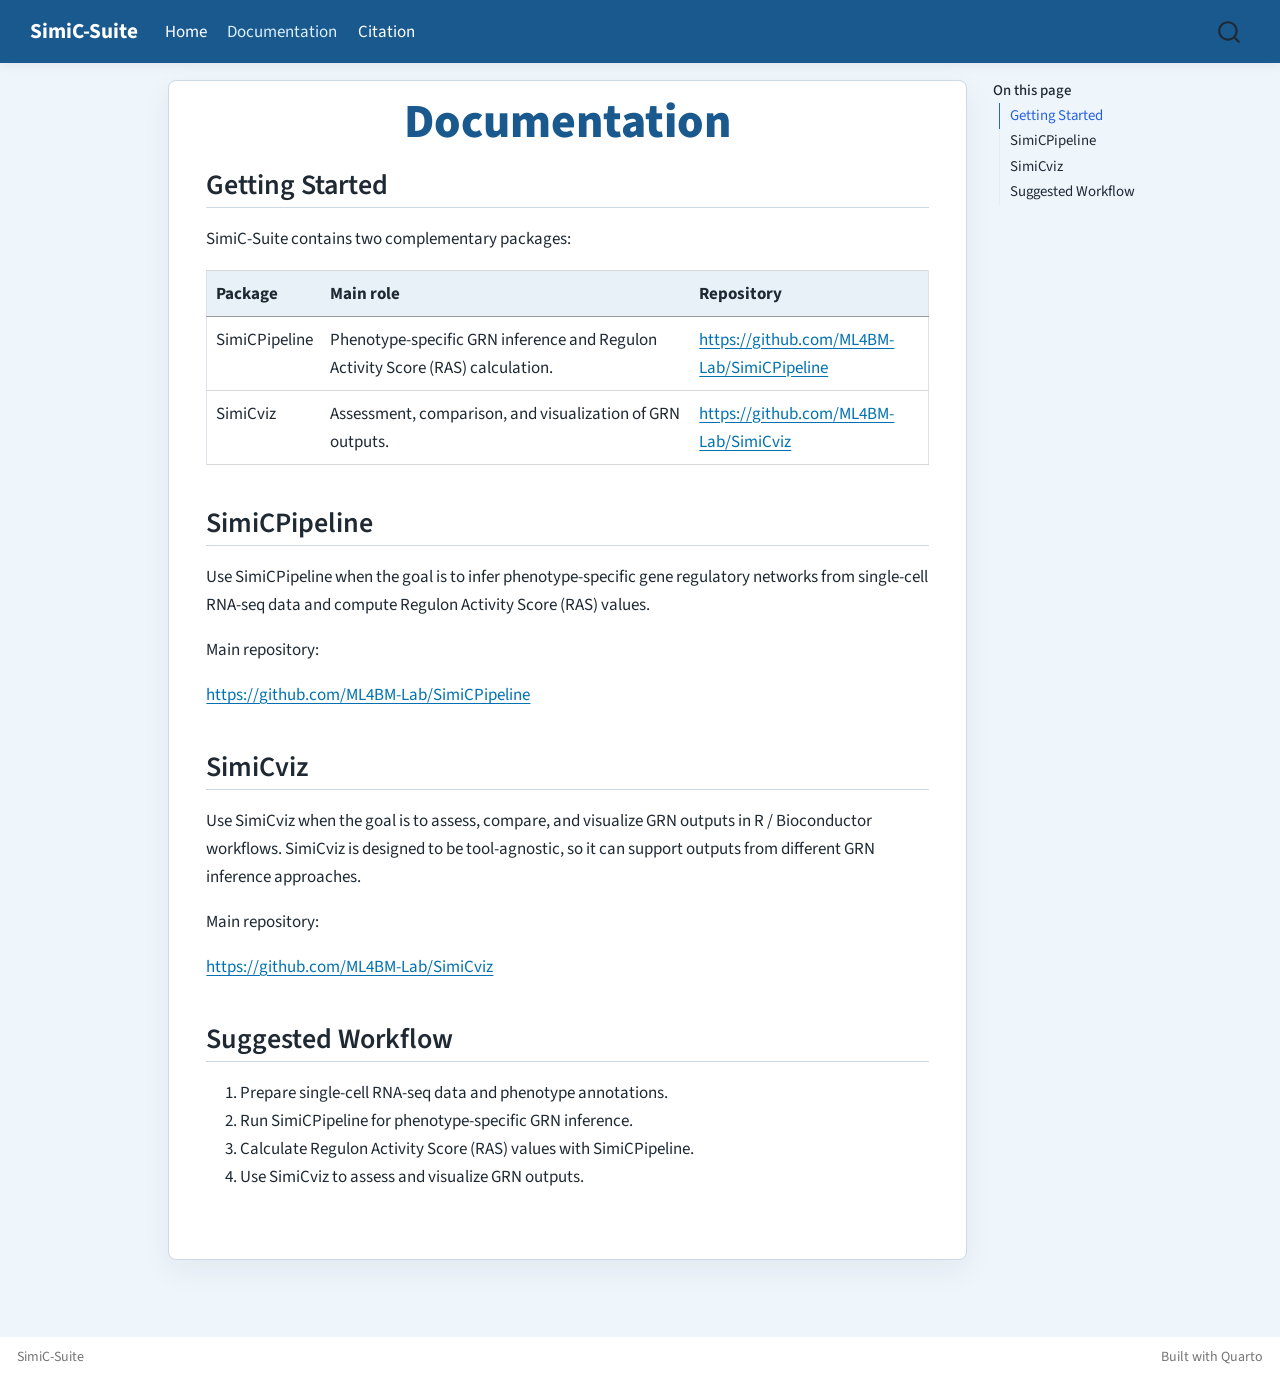
<file: documentation.html>
<!DOCTYPE html>
<html xmlns="http://www.w3.org/1999/xhtml" lang="en" xml:lang="en"><head>

<meta charset="utf-8">
<meta name="generator" content="quarto-1.9.38">

<meta name="viewport" content="width=device-width, initial-scale=1.0, user-scalable=yes">


<title>Documentation – SimiC-Suite</title>
<style>
/* Default styles provided by pandoc.
** See https://pandoc.org/MANUAL.html#variables-for-html for config info.
*/
code{white-space: pre-wrap;}
span.smallcaps{font-variant: small-caps;}
div.columns{display: flex; gap: min(4vw, 1.5em);}
div.column{flex: auto; overflow-x: auto;}
div.hanging-indent{margin-left: 1.5em; text-indent: -1.5em;}
ul.task-list{list-style: none;}
ul.task-list li input[type="checkbox"] {
  width: 0.8em;
  margin: 0 0.8em 0.2em -1em; /* quarto-specific, see https://github.com/quarto-dev/quarto-cli/issues/4556 */ 
  vertical-align: middle;
}
</style>


<script src="site_libs/quarto-nav/quarto-nav.js"></script>
<script src="site_libs/quarto-nav/headroom.min.js"></script>
<script src="site_libs/clipboard/clipboard.min.js"></script>
<script src="site_libs/quarto-search/autocomplete.umd.js"></script>
<script src="site_libs/quarto-search/fuse.min.js"></script>
<script src="site_libs/quarto-search/quarto-search.js"></script>
<meta name="quarto:offset" content="./">
<script src="site_libs/quarto-html/quarto.js" type="module"></script>
<script src="site_libs/quarto-html/tabsets/tabsets.js" type="module"></script>
<script src="site_libs/quarto-html/popper.min.js"></script>
<script src="site_libs/quarto-html/tippy.umd.min.js"></script>
<script src="site_libs/quarto-html/anchor.min.js"></script>
<link href="site_libs/quarto-html/tippy.css" rel="stylesheet">
<link href="site_libs/quarto-html/quarto-syntax-highlighting-15634bcf2e68342d4ad2dfa704d543f6.css" rel="stylesheet" id="quarto-text-highlighting-styles">
<script src="site_libs/bootstrap/bootstrap.min.js"></script>
<link href="site_libs/bootstrap/bootstrap-icons.css" rel="stylesheet">
<link href="site_libs/bootstrap/bootstrap-bf074885320dc02ab5e0a922dbc00614.min.css" rel="stylesheet" append-hash="true" id="quarto-bootstrap" data-mode="light">
<script id="quarto-search-options" type="application/json">{
  "location": "navbar",
  "copy-button": false,
  "collapse-after": 3,
  "panel-placement": "end",
  "type": "overlay",
  "limit": 50,
  "keyboard-shortcut": [
    "f",
    "/",
    "s"
  ],
  "show-item-context": false,
  "language": {
    "search-no-results-text": "No results",
    "search-matching-documents-text": "matching documents",
    "search-copy-link-title": "Copy link to search",
    "search-hide-matches-text": "Hide additional matches",
    "search-more-match-text": "more match in this document",
    "search-more-matches-text": "more matches in this document",
    "search-clear-button-title": "Clear",
    "search-text-placeholder": "",
    "search-detached-cancel-button-title": "Cancel",
    "search-submit-button-title": "Submit",
    "search-label": "Search"
  }
}</script>


<link rel="stylesheet" href="styles.css">
</head>

<body class="nav-fixed quarto-light">

<div id="quarto-search-results"></div>
  <header id="quarto-header" class="headroom fixed-top">
    <nav class="navbar navbar-expand-lg " data-bs-theme="dark">
      <div class="navbar-container container-fluid">
      <div class="navbar-brand-container mx-auto">
    <a class="navbar-brand" href="./index.html">
    <span class="navbar-title">SimiC-Suite</span>
    </a>
  </div>
            <div id="quarto-search" class="" title="Search"></div>
          <button class="navbar-toggler" type="button" data-bs-toggle="collapse" data-bs-target="#navbarCollapse" aria-controls="navbarCollapse" role="menu" aria-expanded="false" aria-label="Toggle navigation" onclick="if (window.quartoToggleHeadroom) { window.quartoToggleHeadroom(); }">
  <span class="navbar-toggler-icon"></span>
</button>
          <div class="collapse navbar-collapse" id="navbarCollapse">
            <ul class="navbar-nav navbar-nav-scroll me-auto">
  <li class="nav-item">
    <a class="nav-link" href="./index.html"> 
<span class="menu-text">Home</span></a>
  </li>  
  <li class="nav-item">
    <a class="nav-link active" href="./documentation.html" aria-current="page"> 
<span class="menu-text">Documentation</span></a>
  </li>  
  <li class="nav-item">
    <a class="nav-link" href="./citation.html"> 
<span class="menu-text">Citation</span></a>
  </li>  
</ul>
          </div> <!-- /navcollapse -->
            <div class="quarto-navbar-tools">
</div>
      </div> <!-- /container-fluid -->
    </nav>
</header>
<!-- content -->
<div id="quarto-content" class="quarto-container page-columns page-rows-contents page-layout-article page-navbar">
<!-- sidebar -->
<!-- margin-sidebar -->
    <div id="quarto-margin-sidebar" class="sidebar margin-sidebar">
        <nav id="TOC" role="doc-toc" class="toc-active">
    <h2 id="toc-title">On this page</h2>
   
  <ul>
  <li><a href="#getting-started" id="toc-getting-started" class="nav-link active" data-scroll-target="#getting-started">Getting Started</a></li>
  <li><a href="#simicpipeline" id="toc-simicpipeline" class="nav-link" data-scroll-target="#simicpipeline">SimiCPipeline</a></li>
  <li><a href="#simicviz" id="toc-simicviz" class="nav-link" data-scroll-target="#simicviz">SimiCviz</a></li>
  <li><a href="#suggested-workflow" id="toc-suggested-workflow" class="nav-link" data-scroll-target="#suggested-workflow">Suggested Workflow</a></li>
  </ul>
</nav>
    </div>
<!-- main -->
<main class="content" id="quarto-document-content">

<header id="title-block-header" class="quarto-title-block default">
<div class="quarto-title">
<h1 class="title">Documentation</h1>
</div>



<div class="quarto-title-meta">

    
  
    
  </div>
  


</header>


<section id="getting-started" class="level2">
<h2 class="anchored" data-anchor-id="getting-started">Getting Started</h2>
<p>SimiC-Suite contains two complementary packages:</p>
<table class="caption-top table">
<thead>
<tr class="header">
<th>Package</th>
<th>Main role</th>
<th>Repository</th>
</tr>
</thead>
<tbody>
<tr class="odd">
<td>SimiCPipeline</td>
<td>Phenotype-specific GRN inference and Regulon Activity Score (RAS) calculation.</td>
<td><a href="https://github.com/ML4BM-Lab/SimiCPipeline" class="uri">https://github.com/ML4BM-Lab/SimiCPipeline</a></td>
</tr>
<tr class="even">
<td>SimiCviz</td>
<td>Assessment, comparison, and visualization of GRN outputs.</td>
<td><a href="https://github.com/ML4BM-Lab/SimiCviz" class="uri">https://github.com/ML4BM-Lab/SimiCviz</a></td>
</tr>
</tbody>
</table>
</section>
<section id="simicpipeline" class="level2 package-band pipeline-band">
<h2 class="anchored" data-anchor-id="simicpipeline">SimiCPipeline</h2>
<p>Use SimiCPipeline when the goal is to infer phenotype-specific gene regulatory networks from single-cell RNA-seq data and compute Regulon Activity Score (RAS) values.</p>
<p>Main repository:</p>
<p><a href="https://github.com/ML4BM-Lab/SimiCPipeline" class="uri">https://github.com/ML4BM-Lab/SimiCPipeline</a></p>
</section>
<section id="simicviz" class="level2 package-band viz-band">
<h2 class="anchored" data-anchor-id="simicviz">SimiCviz</h2>
<p>Use SimiCviz when the goal is to assess, compare, and visualize GRN outputs in R / Bioconductor workflows. SimiCviz is designed to be tool-agnostic, so it can support outputs from different GRN inference approaches.</p>
<p>Main repository:</p>
<p><a href="https://github.com/ML4BM-Lab/SimiCviz" class="uri">https://github.com/ML4BM-Lab/SimiCviz</a></p>
</section>
<section id="suggested-workflow" class="level2">
<h2 class="anchored" data-anchor-id="suggested-workflow">Suggested Workflow</h2>
<ol type="1">
<li>Prepare single-cell RNA-seq data and phenotype annotations.</li>
<li>Run SimiCPipeline for phenotype-specific GRN inference.</li>
<li>Calculate Regulon Activity Score (RAS) values with SimiCPipeline.</li>
<li>Use SimiCviz to assess and visualize GRN outputs.</li>
</ol>


</section>

</main> <!-- /main -->
<script id="quarto-html-after-body" type="application/javascript">
  window.document.addEventListener("DOMContentLoaded", function (event) {
    const icon = "";
    const anchorJS = new window.AnchorJS();
    anchorJS.options = {
      placement: 'right',
      icon: icon
    };
    anchorJS.add('.anchored');
    const isCodeAnnotation = (el) => {
      for (const clz of el.classList) {
        if (clz.startsWith('code-annotation-')) {                     
          return true;
        }
      }
      return false;
    }
    const onCopySuccess = function(e) {
      // button target
      const button = e.trigger;
      // don't keep focus
      button.blur();
      // flash "checked"
      button.classList.add('code-copy-button-checked');
      var currentTitle = button.getAttribute("title");
      button.setAttribute("title", "Copied!");
      let tooltip;
      if (window.bootstrap) {
        button.setAttribute("data-bs-toggle", "tooltip");
        button.setAttribute("data-bs-placement", "left");
        button.setAttribute("data-bs-title", "Copied!");
        tooltip = new bootstrap.Tooltip(button, 
          { trigger: "manual", 
            customClass: "code-copy-button-tooltip",
            offset: [0, -8]});
        tooltip.show();    
      }
      setTimeout(function() {
        if (tooltip) {
          tooltip.hide();
          button.removeAttribute("data-bs-title");
          button.removeAttribute("data-bs-toggle");
          button.removeAttribute("data-bs-placement");
        }
        button.setAttribute("title", currentTitle);
        button.classList.remove('code-copy-button-checked');
      }, 1000);
      // clear code selection
      e.clearSelection();
    }
    const getTextToCopy = function(trigger) {
      const outerScaffold = trigger.parentElement.cloneNode(true);
      const codeEl = outerScaffold.querySelector('code');
      for (const childEl of codeEl.children) {
        if (isCodeAnnotation(childEl)) {
          childEl.remove();
        }
      }
      return codeEl.innerText;
    }
    const clipboard = new window.ClipboardJS('.code-copy-button:not([data-in-quarto-modal])', {
      text: getTextToCopy
    });
    clipboard.on('success', onCopySuccess);
    if (window.document.getElementById('quarto-embedded-source-code-modal')) {
      const clipboardModal = new window.ClipboardJS('.code-copy-button[data-in-quarto-modal]', {
        text: getTextToCopy,
        container: window.document.getElementById('quarto-embedded-source-code-modal')
      });
      clipboardModal.on('success', onCopySuccess);
    }
      var localhostRegex = new RegExp(/^(?:http|https):\/\/localhost\:?[0-9]*\//);
      var mailtoRegex = new RegExp(/^mailto:/);
        var filterRegex = new RegExp('/' + window.location.host + '/');
      var isInternal = (href) => {
          return filterRegex.test(href) || localhostRegex.test(href) || mailtoRegex.test(href);
      }
      // Inspect non-navigation links and adorn them if external
     var links = window.document.querySelectorAll('a[href]:not(.nav-link):not(.navbar-brand):not(.toc-action):not(.sidebar-link):not(.sidebar-item-toggle):not(.pagination-link):not(.no-external):not([aria-hidden]):not(.dropdown-item):not(.quarto-navigation-tool):not(.about-link)');
      for (var i=0; i<links.length; i++) {
        const link = links[i];
        if (!isInternal(link.href)) {
          // undo the damage that might have been done by quarto-nav.js in the case of
          // links that we want to consider external
          if (link.dataset.originalHref !== undefined) {
            link.href = link.dataset.originalHref;
          }
            // target, if specified
            link.setAttribute("target", "_blank");
            if (link.getAttribute("rel") === null) {
              link.setAttribute("rel", "noopener");
            }
        }
      }
    function tippyHover(el, contentFn, onTriggerFn, onUntriggerFn) {
      const config = {
        allowHTML: true,
        maxWidth: 500,
        delay: 100,
        arrow: false,
        appendTo: function(el) {
            return el.parentElement;
        },
        interactive: true,
        interactiveBorder: 10,
        theme: 'quarto',
        placement: 'bottom-start',
      };
      if (contentFn) {
        config.content = contentFn;
      }
      if (onTriggerFn) {
        config.onTrigger = onTriggerFn;
      }
      if (onUntriggerFn) {
        config.onUntrigger = onUntriggerFn;
      }
      window.tippy(el, config); 
    }
    const noterefs = window.document.querySelectorAll('a[role="doc-noteref"]');
    for (var i=0; i<noterefs.length; i++) {
      const ref = noterefs[i];
      tippyHover(ref, function() {
        // use id or data attribute instead here
        let href = ref.getAttribute('data-footnote-href') || ref.getAttribute('href');
        try { href = new URL(href).hash; } catch {}
        const id = href.replace(/^#\/?/, "");
        const note = window.document.getElementById(id);
        if (note) {
          return note.innerHTML;
        } else {
          return "";
        }
      });
    }
    const xrefs = window.document.querySelectorAll('a.quarto-xref');
    const processXRef = (id, note) => {
      // Strip column container classes
      const stripColumnClz = (el) => {
        el.classList.remove("page-full", "page-columns");
        if (el.children) {
          for (const child of el.children) {
            stripColumnClz(child);
          }
        }
      }
      stripColumnClz(note)
      if (id === null || id.startsWith('sec-')) {
        // Special case sections, only their first couple elements
        const container = document.createElement("div");
        if (note.children && note.children.length > 2) {
          container.appendChild(note.children[0].cloneNode(true));
          for (let i = 1; i < note.children.length; i++) {
            const child = note.children[i];
            if (child.tagName === "P" && child.innerText === "") {
              continue;
            } else {
              container.appendChild(child.cloneNode(true));
              break;
            }
          }
          if (window.Quarto?.typesetMath) {
            window.Quarto.typesetMath(container);
          }
          return container.innerHTML
        } else {
          if (window.Quarto?.typesetMath) {
            window.Quarto.typesetMath(note);
          }
          return note.innerHTML;
        }
      } else {
        // Remove any anchor links if they are present
        const anchorLink = note.querySelector('a.anchorjs-link');
        if (anchorLink) {
          anchorLink.remove();
        }
        if (window.Quarto?.typesetMath) {
          window.Quarto.typesetMath(note);
        }
        if (note.classList.contains("callout")) {
          return note.outerHTML;
        } else {
          return note.innerHTML;
        }
      }
    }
    for (var i=0; i<xrefs.length; i++) {
      const xref = xrefs[i];
      tippyHover(xref, undefined, function(instance) {
        instance.disable();
        let url = xref.getAttribute('href');
        let hash = undefined; 
        if (url.startsWith('#')) {
          hash = url;
        } else {
          try { hash = new URL(url).hash; } catch {}
        }
        if (hash) {
          const id = hash.replace(/^#\/?/, "");
          const note = window.document.getElementById(id);
          if (note !== null) {
            try {
              const html = processXRef(id, note.cloneNode(true));
              instance.setContent(html);
            } finally {
              instance.enable();
              instance.show();
            }
          } else {
            // See if we can fetch this
            fetch(url.split('#')[0])
            .then(res => res.text())
            .then(html => {
              const parser = new DOMParser();
              const htmlDoc = parser.parseFromString(html, "text/html");
              const note = htmlDoc.getElementById(id);
              if (note !== null) {
                const html = processXRef(id, note);
                instance.setContent(html);
              } 
            }).finally(() => {
              instance.enable();
              instance.show();
            });
          }
        } else {
          // See if we can fetch a full url (with no hash to target)
          // This is a special case and we should probably do some content thinning / targeting
          fetch(url)
          .then(res => res.text())
          .then(html => {
            const parser = new DOMParser();
            const htmlDoc = parser.parseFromString(html, "text/html");
            const note = htmlDoc.querySelector('main.content');
            if (note !== null) {
              // This should only happen for chapter cross references
              // (since there is no id in the URL)
              // remove the first header
              if (note.children.length > 0 && note.children[0].tagName === "HEADER") {
                note.children[0].remove();
              }
              const html = processXRef(null, note);
              instance.setContent(html);
            } 
          }).finally(() => {
            instance.enable();
            instance.show();
          });
        }
      }, function(instance) {
      });
    }
        let selectedAnnoteEl;
        const selectorForAnnotation = ( cell, annotation) => {
          let cellAttr = 'data-code-cell="' + cell + '"';
          let lineAttr = 'data-code-annotation="' +  annotation + '"';
          const selector = 'span[' + cellAttr + '][' + lineAttr + ']';
          return selector;
        }
        const selectCodeLines = (annoteEl) => {
          const doc = window.document;
          const targetCell = annoteEl.getAttribute("data-target-cell");
          const targetAnnotation = annoteEl.getAttribute("data-target-annotation");
          const annoteSpan = window.document.querySelector(selectorForAnnotation(targetCell, targetAnnotation));
          const lines = annoteSpan.getAttribute("data-code-lines").split(",");
          const lineIds = lines.map((line) => {
            return targetCell + "-" + line;
          })
          let top = null;
          let height = null;
          let parent = null;
          if (lineIds.length > 0) {
              //compute the position of the single el (top and bottom and make a div)
              const el = window.document.getElementById(lineIds[0]);
              top = el.offsetTop;
              height = el.offsetHeight;
              parent = el.parentElement.parentElement;
            if (lineIds.length > 1) {
              const lastEl = window.document.getElementById(lineIds[lineIds.length - 1]);
              const bottom = lastEl.offsetTop + lastEl.offsetHeight;
              height = bottom - top;
            }
            if (top !== null && height !== null && parent !== null) {
              // cook up a div (if necessary) and position it 
              let div = window.document.getElementById("code-annotation-line-highlight");
              if (div === null) {
                div = window.document.createElement("div");
                div.setAttribute("id", "code-annotation-line-highlight");
                div.style.position = 'absolute';
                parent.appendChild(div);
              }
              div.style.top = top - 2 + "px";
              div.style.height = height + 4 + "px";
              div.style.left = 0;
              let gutterDiv = window.document.getElementById("code-annotation-line-highlight-gutter");
              if (gutterDiv === null) {
                gutterDiv = window.document.createElement("div");
                gutterDiv.setAttribute("id", "code-annotation-line-highlight-gutter");
                gutterDiv.style.position = 'absolute';
                const codeCell = window.document.getElementById(targetCell);
                const gutter = codeCell.querySelector('.code-annotation-gutter');
                gutter.appendChild(gutterDiv);
              }
              gutterDiv.style.top = top - 2 + "px";
              gutterDiv.style.height = height + 4 + "px";
            }
            selectedAnnoteEl = annoteEl;
          }
        };
        const unselectCodeLines = () => {
          const elementsIds = ["code-annotation-line-highlight", "code-annotation-line-highlight-gutter"];
          elementsIds.forEach((elId) => {
            const div = window.document.getElementById(elId);
            if (div) {
              div.remove();
            }
          });
          selectedAnnoteEl = undefined;
        };
          // Handle positioning of the toggle
      window.addEventListener(
        "resize",
        throttle(() => {
          elRect = undefined;
          if (selectedAnnoteEl) {
            selectCodeLines(selectedAnnoteEl);
          }
        }, 10)
      );
      function throttle(fn, ms) {
      let throttle = false;
      let timer;
        return (...args) => {
          if(!throttle) { // first call gets through
              fn.apply(this, args);
              throttle = true;
          } else { // all the others get throttled
              if(timer) clearTimeout(timer); // cancel #2
              timer = setTimeout(() => {
                fn.apply(this, args);
                timer = throttle = false;
              }, ms);
          }
        };
      }
        // Attach click handler to the DT
        const annoteDls = window.document.querySelectorAll('dt[data-target-cell]');
        for (const annoteDlNode of annoteDls) {
          annoteDlNode.addEventListener('click', (event) => {
            const clickedEl = event.target;
            if (clickedEl !== selectedAnnoteEl) {
              unselectCodeLines();
              const activeEl = window.document.querySelector('dt[data-target-cell].code-annotation-active');
              if (activeEl) {
                activeEl.classList.remove('code-annotation-active');
              }
              selectCodeLines(clickedEl);
              clickedEl.classList.add('code-annotation-active');
            } else {
              // Unselect the line
              unselectCodeLines();
              clickedEl.classList.remove('code-annotation-active');
            }
          });
        }
    const findCites = (el) => {
      const parentEl = el.parentElement;
      if (parentEl) {
        const cites = parentEl.dataset.cites;
        if (cites) {
          return {
            el,
            cites: cites.split(' ')
          };
        } else {
          return findCites(el.parentElement)
        }
      } else {
        return undefined;
      }
    };
    var bibliorefs = window.document.querySelectorAll('a[role="doc-biblioref"]');
    for (var i=0; i<bibliorefs.length; i++) {
      const ref = bibliorefs[i];
      const citeInfo = findCites(ref);
      if (citeInfo) {
        tippyHover(citeInfo.el, function() {
          var popup = window.document.createElement('div');
          citeInfo.cites.forEach(function(cite) {
            var citeDiv = window.document.createElement('div');
            citeDiv.classList.add('hanging-indent');
            citeDiv.classList.add('csl-entry');
            var biblioDiv = window.document.getElementById('ref-' + cite);
            if (biblioDiv) {
              citeDiv.innerHTML = biblioDiv.innerHTML;
            }
            popup.appendChild(citeDiv);
          });
          return popup.innerHTML;
        });
      }
    }
  });
  </script>
</div> <!-- /content -->
<footer class="footer">
  <div class="nav-footer">
    <div class="nav-footer-left">
<p>SimiC-Suite</p>
</div>   
    <div class="nav-footer-center">
      &nbsp;
    </div>
    <div class="nav-footer-right">
<p>Built with Quarto</p>
</div>
  </div>
</footer>




</body></html>
</file>
<file: site_libs/quarto-html/tippy.css>
.tippy-box[data-animation=fade][data-state=hidden]{opacity:0}[data-tippy-root]{max-width:calc(100vw - 10px)}.tippy-box{position:relative;background-color:#333;color:#fff;border-radius:4px;font-size:14px;line-height:1.4;white-space:normal;outline:0;transition-property:transform,visibility,opacity}.tippy-box[data-placement^=top]>.tippy-arrow{bottom:0}.tippy-box[data-placement^=top]>.tippy-arrow:before{bottom:-7px;left:0;border-width:8px 8px 0;border-top-color:initial;transform-origin:center top}.tippy-box[data-placement^=bottom]>.tippy-arrow{top:0}.tippy-box[data-placement^=bottom]>.tippy-arrow:before{top:-7px;left:0;border-width:0 8px 8px;border-bottom-color:initial;transform-origin:center bottom}.tippy-box[data-placement^=left]>.tippy-arrow{right:0}.tippy-box[data-placement^=left]>.tippy-arrow:before{border-width:8px 0 8px 8px;border-left-color:initial;right:-7px;transform-origin:center left}.tippy-box[data-placement^=right]>.tippy-arrow{left:0}.tippy-box[data-placement^=right]>.tippy-arrow:before{left:-7px;border-width:8px 8px 8px 0;border-right-color:initial;transform-origin:center right}.tippy-box[data-inertia][data-state=visible]{transition-timing-function:cubic-bezier(.54,1.5,.38,1.11)}.tippy-arrow{width:16px;height:16px;color:#333}.tippy-arrow:before{content:"";position:absolute;border-color:transparent;border-style:solid}.tippy-content{position:relative;padding:5px 9px;z-index:1}
</file>
<file: site_libs/quarto-html/quarto-syntax-highlighting-15634bcf2e68342d4ad2dfa704d543f6.css>
/* quarto syntax highlight colors */
:root {
  --quarto-hl-ot-color: #003B4F;
  --quarto-hl-at-color: #657422;
  --quarto-hl-ss-color: #20794D;
  --quarto-hl-an-color: #5E5E5E;
  --quarto-hl-fu-color: #4758AB;
  --quarto-hl-st-color: #20794D;
  --quarto-hl-cf-color: #003B4F;
  --quarto-hl-op-color: #5E5E5E;
  --quarto-hl-er-color: #AD0000;
  --quarto-hl-bn-color: #AD0000;
  --quarto-hl-al-color: #AD0000;
  --quarto-hl-va-color: #111111;
  --quarto-hl-bu-color: inherit;
  --quarto-hl-ex-color: inherit;
  --quarto-hl-pp-color: #AD0000;
  --quarto-hl-in-color: #5E5E5E;
  --quarto-hl-vs-color: #20794D;
  --quarto-hl-wa-color: #5E5E5E;
  --quarto-hl-do-color: #5E5E5E;
  --quarto-hl-im-color: #00769E;
  --quarto-hl-ch-color: #20794D;
  --quarto-hl-dt-color: #AD0000;
  --quarto-hl-fl-color: #AD0000;
  --quarto-hl-co-color: #5E5E5E;
  --quarto-hl-cv-color: #5E5E5E;
  --quarto-hl-cn-color: #8f5902;
  --quarto-hl-sc-color: #5E5E5E;
  --quarto-hl-dv-color: #AD0000;
  --quarto-hl-kw-color: #003B4F;
}

/* other quarto variables */
:root {
  --quarto-font-monospace: SFMono-Regular, Menlo, Monaco, Consolas, "Liberation Mono", "Courier New", monospace;
}

/* syntax highlight based on Pandoc's rules */
pre > code.sourceCode > span {
  color: #003B4F;
}

code.sourceCode > span {
  color: #003B4F;
}

div.sourceCode,
div.sourceCode pre.sourceCode {
  color: #003B4F;
}

/* Normal */
code span {
  color: #003B4F;
}

/* Alert */
code span.al {
  color: #AD0000;
  font-style: inherit;
}

/* Annotation */
code span.an {
  color: #5E5E5E;
  font-style: inherit;
}

/* Attribute */
code span.at {
  color: #657422;
  font-style: inherit;
}

/* BaseN */
code span.bn {
  color: #AD0000;
  font-style: inherit;
}

/* BuiltIn */
code span.bu {
  font-style: inherit;
}

/* ControlFlow */
code span.cf {
  color: #003B4F;
  font-weight: bold;
  font-style: inherit;
}

/* Char */
code span.ch {
  color: #20794D;
  font-style: inherit;
}

/* Constant */
code span.cn {
  color: #8f5902;
  font-style: inherit;
}

/* Comment */
code span.co {
  color: #5E5E5E;
  font-style: inherit;
}

/* CommentVar */
code span.cv {
  color: #5E5E5E;
  font-style: italic;
}

/* Documentation */
code span.do {
  color: #5E5E5E;
  font-style: italic;
}

/* DataType */
code span.dt {
  color: #AD0000;
  font-style: inherit;
}

/* DecVal */
code span.dv {
  color: #AD0000;
  font-style: inherit;
}

/* Error */
code span.er {
  color: #AD0000;
  font-style: inherit;
}

/* Extension */
code span.ex {
  font-style: inherit;
}

/* Float */
code span.fl {
  color: #AD0000;
  font-style: inherit;
}

/* Function */
code span.fu {
  color: #4758AB;
  font-style: inherit;
}

/* Import */
code span.im {
  color: #00769E;
  font-style: inherit;
}

/* Information */
code span.in {
  color: #5E5E5E;
  font-style: inherit;
}

/* Keyword */
code span.kw {
  color: #003B4F;
  font-weight: bold;
  font-style: inherit;
}

/* Operator */
code span.op {
  color: #5E5E5E;
  font-style: inherit;
}

/* Other */
code span.ot {
  color: #003B4F;
  font-style: inherit;
}

/* Preprocessor */
code span.pp {
  color: #AD0000;
  font-style: inherit;
}

/* SpecialChar */
code span.sc {
  color: #5E5E5E;
  font-style: inherit;
}

/* SpecialString */
code span.ss {
  color: #20794D;
  font-style: inherit;
}

/* String */
code span.st {
  color: #20794D;
  font-style: inherit;
}

/* Variable */
code span.va {
  color: #111111;
  font-style: inherit;
}

/* VerbatimString */
code span.vs {
  color: #20794D;
  font-style: inherit;
}

/* Warning */
code span.wa {
  color: #5E5E5E;
  font-style: italic;
}

.prevent-inlining {
  content: "</";
}

/*# sourceMappingURL=f23921c56f73e400b49028c9186a1aa0.css.map */
</file>
<file: styles.css>
:root {
  --simic-ink: #1f2933;
  --simic-muted: #52616b;
  --simic-navy: #19598e;
  --simic-blue: #0072b2;
  --simic-purple: #5b4587;
  --simic-red: #c7352f;
  --simic-accent: var(--simic-blue);
  --simic-accent-soft: #e8f1f8;
  --simic-border: #cdd9e4;
  --simic-surface: #eef5fb;
  --simic-white: #ffffff;
}

body {
  color: var(--simic-ink);
  background: var(--simic-surface);
  font-size: 1rem;
  line-height: 1.65;
}

a {
  color: var(--simic-accent);
}

a:hover,
a:focus {
  color: #005b8f;
}

.navbar {
  border-bottom: 0;
  box-shadow: 0 2px 10px rgba(31, 41, 51, 0.08);
}

.navbar,
.navbar .dropdown-menu {
  background: var(--simic-navy) !important;
}

.navbar a,
.navbar-title,
.navbar-nav .nav-link {
  color: var(--simic-white) !important;
}

.navbar-title {
  font-weight: 700;
}

.navbar-nav .nav-link.active,
.navbar-nav .nav-link:hover,
.navbar-nav .nav-link:focus {
  color: #dbefff !important;
}

main.content {
  max-width: 1060px;
  padding: 2rem 2.2rem 3rem;
  background: var(--simic-white);
  border: 1px solid var(--simic-border);
  border-radius: 8px;
  box-shadow: 0 10px 30px rgba(31, 41, 51, 0.06);
}

.quarto-title-block .title {
  color: var(--simic-navy);
  font-size: 2.8rem;
  font-weight: 800;
  text-align: center;
}

.lead {
  max-width: 900px;
  margin: 0 auto 1.75rem;
  color: var(--simic-muted);
  font-size: 1.25rem;
  font-weight: 600;
  text-align: center;
}

.graphical-abstract {
  display: flex;
  justify-content: center;
  margin: 1.75rem auto 2.75rem;
}

.graphical-abstract img {
  width: min(100%, 1040px);
  height: auto;
  padding: 0;
  border: 1px solid var(--simic-border);
  border-radius: 8px;
  background: var(--simic-white);
  box-shadow: 0 8px 24px rgba(31, 41, 51, 0.12);
}

.component-grid,
.tutorial-grid {
  display: grid;
  grid-template-columns: repeat(auto-fit, minmax(260px, 1fr));
  gap: 1rem;
  margin: 1.5rem 0 2rem;
}

.component-card,
.tutorial-card {
  padding: 1.2rem;
  border: 1px solid var(--simic-border);
  border-radius: 8px;
  background: var(--simic-white);
}

.component-card h3,
.tutorial-card h3 {
  margin-top: 0;
  font-size: 1.2rem;
  font-weight: 800;
}

.pipeline-card {
  border-top: 5px solid var(--simic-purple);
}

.pipeline-card h3 {
  color: var(--simic-purple);
}

.viz-card {
  border-top: 5px solid var(--simic-red);
}

.viz-card h3 {
  color: var(--simic-red);
}

.tutorial-frame {
  width: 100%;
  min-height: 760px;
  border: 1px solid var(--simic-border);
  border-radius: 8px;
  background: var(--simic-white);
}

h2 {
  margin-top: 2.4rem;
  padding-bottom: 0.25rem;
  border-bottom: 1px solid var(--simic-border);
  color: var(--simic-ink);
}

table {
  width: 100%;
  border: 1px solid var(--simic-border);
  background: var(--simic-white);
}

thead {
  background: var(--simic-accent-soft);
}

th {
  color: var(--simic-ink);
}

td,
th {
  vertical-align: top;
}

code {
  color: var(--simic-ink);
}

.package-tabs {
  margin: 2rem 0;
}

.package-tabs .nav-tabs {
  border-bottom: 1px solid var(--simic-border);
}

.package-tabs .nav-tabs .nav-link {
  color: var(--simic-ink);
  border: 1px solid transparent;
  font-weight: 700;
}

.package-tabs .nav-tabs .nav-link.active {
  color: var(--simic-white);
  background: var(--simic-navy);
  border-color: var(--simic-navy);
}

.package-tabs .tab-content {
  padding: 1.4rem;
  border: 1px solid var(--simic-border);
  border-top: 0;
  border-radius: 0 0 8px 8px;
  background: var(--simic-white);
}

.package-panel {
  padding: 0.2rem 0 0;
}

.pipeline-panel {
  border-top: 5px solid var(--simic-purple);
}

.viz-panel {
  border-top: 5px solid var(--simic-red);
}

.btn {
  margin-top: 0.5rem;
  border-radius: 6px;
  font-weight: 700;
}

.btn-primary {
  background: var(--simic-purple);
  border-color: var(--simic-purple);
}

.btn-primary:hover,
.btn-primary:focus {
  background: #49366f;
  border-color: #49366f;
}

.btn-danger {
  background: var(--simic-red);
  border-color: var(--simic-red);
}

.btn-danger:hover,
.btn-danger:focus {
  background: #a92d28;
  border-color: #a92d28;
}

.btn-outline-primary {
  color: var(--simic-purple);
  border-color: var(--simic-purple);
}

.btn-outline-primary:hover,
.btn-outline-primary:focus {
  color: var(--simic-white);
  background: var(--simic-purple);
  border-color: var(--simic-purple);
}

.btn-outline-danger {
  color: var(--simic-red);
  border-color: var(--simic-red);
}

.btn-outline-danger:hover,
.btn-outline-danger:focus {
  color: var(--simic-white);
  background: var(--simic-red);
  border-color: var(--simic-red);
}

.page-footer {
  color: var(--simic-muted);
  border-top: 1px solid var(--simic-border);
  background: var(--simic-white);
}
</file>
